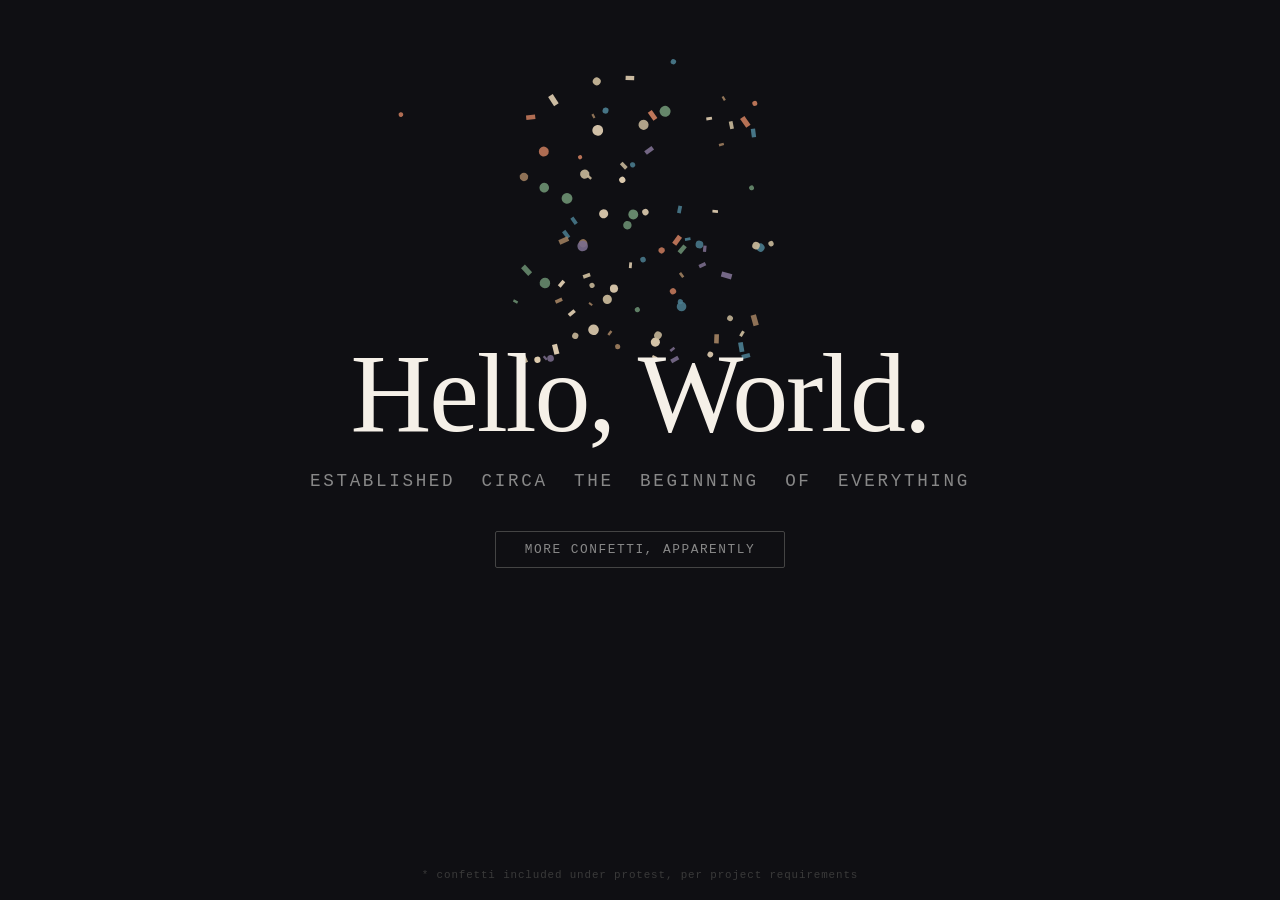
<file: apps/example/hello-world/index.html>
<!DOCTYPE html>
<html lang="en">
<head>
  <meta charset="UTF-8" />
  <meta name="viewport" content="width=device-width, initial-scale=1.0" />
  <title>Hello, World.</title>
  <style>
    *, *::before, *::after { box-sizing: border-box; margin: 0; padding: 0; }

    body {
      min-height: 100vh;
      display: flex;
      flex-direction: column;
      align-items: center;
      justify-content: center;
      background: #0f0f13;
      font-family: 'Georgia', serif;
      overflow: hidden;
      user-select: none;
    }

    canvas {
      position: fixed;
      inset: 0;
      pointer-events: none;
      z-index: 0;
    }

    .stage {
      position: relative;
      z-index: 1;
      text-align: center;
    }

    h1 {
      font-size: clamp(2.8rem, 10vw, 7rem);
      font-weight: normal;
      letter-spacing: -0.02em;
      color: #f5f0e8;
      line-height: 1.1;
      transition: transform 0.1s ease;
    }

    h1 span {
      display: inline-block;
      transition: color 0.4s ease;
    }

    h1:hover span {
      animation: jiggle 0.5s ease forwards;
    }

    .subtitle {
      margin-top: 1rem;
      font-size: clamp(0.8rem, 2.5vw, 1.1rem);
      color: #888;
      letter-spacing: 0.15em;
      text-transform: uppercase;
      font-family: 'Courier New', monospace;
    }

    .btn {
      margin-top: 2.5rem;
      padding: 0.65rem 1.8rem;
      background: transparent;
      border: 1px solid #444;
      border-radius: 2px;
      color: #888;
      font-family: 'Courier New', monospace;
      font-size: 0.8rem;
      letter-spacing: 0.12em;
      text-transform: uppercase;
      cursor: pointer;
      transition: border-color 0.25s, color 0.25s;
    }

    .btn:hover {
      border-color: #f5f0e8;
      color: #f5f0e8;
    }

    .disclaimer {
      position: fixed;
      bottom: 1.2rem;
      font-size: 0.68rem;
      color: #3a3a3a;
      font-family: 'Courier New', monospace;
      letter-spacing: 0.08em;
    }

    @keyframes jiggle {
      0%   { transform: rotate(0deg); }
      20%  { transform: rotate(-4deg) scale(1.08); }
      40%  { transform: rotate(4deg) scale(1.1); }
      60%  { transform: rotate(-2deg); }
      80%  { transform: rotate(2deg); }
      100% { transform: rotate(0deg) scale(1); }
    }

    @keyframes fadeIn {
      from { opacity: 0; transform: translateY(12px); }
      to   { opacity: 1; transform: translateY(0); }
    }

    .stage > * {
      animation: fadeIn 0.8s ease backwards;
    }
    .stage h1       { animation-delay: 0.1s; }
    .stage .subtitle { animation-delay: 0.35s; }
    .stage .btn     { animation-delay: 0.55s; }
  </style>
</head>
<body>
  <canvas id="c"></canvas>

  <div class="stage">
    <h1><span>Hello, World.</span></h1>
    <p class="subtitle">Established&nbsp; circa&nbsp; the&nbsp; beginning&nbsp; of&nbsp; everything</p>
    <button class="btn" id="moreBtn">more confetti, apparently</button>
  </div>

  <p class="disclaimer">* confetti included under protest, per project requirements</p>

  <script>
    // ── confetti engine ──────────────────────────────────────────────────────
    const canvas = document.getElementById('c');
    const ctx    = canvas.getContext('2d');

    const COLORS = ['#e8d5b7','#c9b99a','#a08060','#6b8f71','#4a7c8e','#7b6d8d','#c97c5d'];
    const pieces = [];

    function resize() {
      canvas.width  = window.innerWidth;
      canvas.height = window.innerHeight;
    }
    resize();
    window.addEventListener('resize', resize);

    class Piece {
      constructor(x, burst) {
        this.x    = x ?? Math.random() * canvas.width;
        this.y    = burst ? canvas.height * 0.45 : -12;
        this.vx   = (Math.random() - 0.5) * (burst ? 9 : 2.5);
        this.vy   = burst ? -(Math.random() * 12 + 6) : (Math.random() * 2 + 1.5);
        this.size = Math.random() * 7 + 4;
        this.rot  = Math.random() * Math.PI * 2;
        this.drot = (Math.random() - 0.5) * 0.18;
        this.color = COLORS[Math.floor(Math.random() * COLORS.length)];
        this.shape = Math.random() < 0.5 ? 'rect' : 'circle';
        this.gravity = burst ? 0.35 : 0.04;
        this.alpha = 1;
        this.fade  = Math.random() * 0.004 + 0.002;
      }
      update() {
        this.x   += this.vx;
        this.vy  += this.gravity;
        this.y   += this.vy;
        this.rot += this.drot;
        this.alpha -= this.fade;
      }
      draw() {
        ctx.save();
        ctx.globalAlpha = Math.max(0, this.alpha);
        ctx.translate(this.x, this.y);
        ctx.rotate(this.rot);
        ctx.fillStyle = this.color;
        if (this.shape === 'rect') {
          ctx.fillRect(-this.size / 2, -this.size / 4, this.size, this.size / 2);
        } else {
          ctx.beginPath();
          ctx.arc(0, 0, this.size / 2, 0, Math.PI * 2);
          ctx.fill();
        }
        ctx.restore();
      }
      dead() { return this.alpha <= 0 || this.y > canvas.height + 20; }
    }

    // gentle ambient rain
    function spawnAmbient() {
      if (pieces.length < 60) pieces.push(new Piece());
    }
    setInterval(spawnAmbient, 350);

    // burst on demand
    function burst() {
      const cx = canvas.width / 2;
      for (let i = 0; i < 90; i++) pieces.push(new Piece(cx + (Math.random()-0.5)*60, true));
    }

    // initial polite burst on load
    setTimeout(burst, 700);

    document.getElementById('moreBtn').addEventListener('click', burst);

    // click anywhere on h1 for a mini burst
    document.querySelector('h1').addEventListener('click', burst);

    function loop() {
      ctx.clearRect(0, 0, canvas.width, canvas.height);
      for (let i = pieces.length - 1; i >= 0; i--) {
        pieces[i].update();
        pieces[i].draw();
        if (pieces[i].dead()) pieces.splice(i, 1);
      }
      requestAnimationFrame(loop);
    }
    loop();
  </script>
</body>
</html>
</file>
